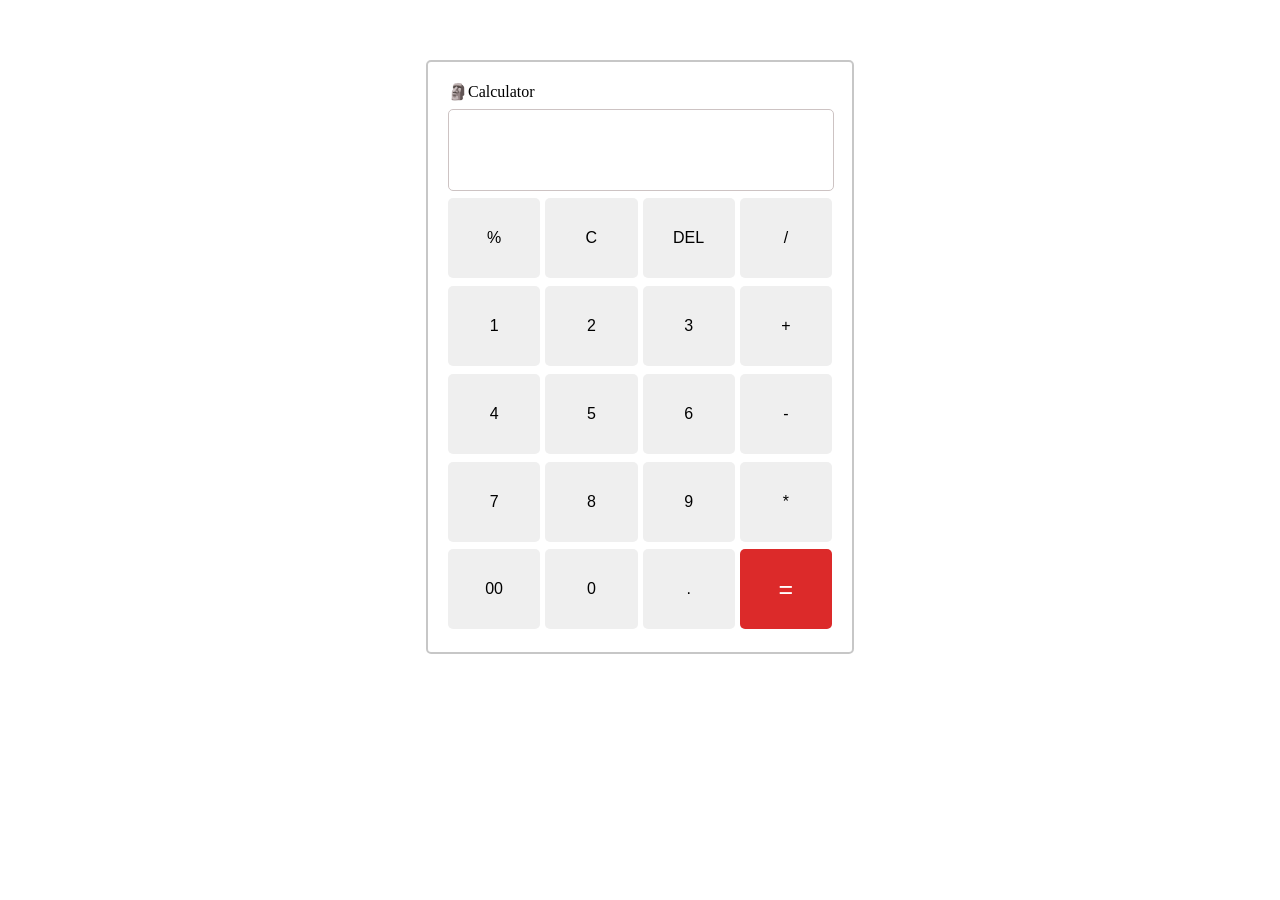
<file: calculator/index.html>
<!DOCTYPE html>
<html lang="en">

<head>
    <meta charset="UTF-8">
    <meta name="viewport" content="width=device-width, initial-scale=1.0">
    <title>calculator</title>
   <link rel="icon" href="data:image/svg+xml,<svg xmlns=%22http://www.w3.org/2000/svg%22 viewBox=%220 0 100 100%22><text y=%22.9em%22 font-size=%2290%22>🧮</text></svg>">
    <link rel="Stylesheet" href="style.css">

</head>

<body>
    <form class="calculator">
    <span> &#128511;Calculator</span> 
        <input type="text" class="input">
        <div class="form_button">
            <button type="button" onclick="addvalue('%')">%</button>
            <button type="button" onclick="clearelement()">C</button>
            <button type="button" onclick="deleteelement()">DEL</button>
            <button type="button" onclick="addvalue('/')">/</button>
        </div>
        <div class="form_button">
            <button type="button" onclick="addvalue('1')">1</button>
            <button type="button" onclick="addvalue('2')">2</button>
            <button type="button" onclick="addvalue('3')">3</button>
            <button type="button" onclick="addvalue('+')">+</button>
        </div>
        <div class="form_button">
            <button type="button" onclick="addvalue('4')">4</button>
            <button type="button" onclick="addvalue('5')">5</button>
            <button type="button" onclick="addvalue('6')">6</button>
            <button type="button" onclick="addvalue('-')">-</button>
        </div>
        <div class="form_button">
            <button type="button" onclick="addvalue('7')">7</button>
            <button type="button" onclick="addvalue('8')">8</button>
            <button type="button" onclick="addvalue('9')">9</button>
            <button type="button" onclick="addvalue('*')">*</button>
        </div>
        <div class="form_button">
            <button type="button" onclick="addvalue('00')">00</button>
            <button type="button" onclick="addvalue('0')">0</button>
            <button type="button" onclick="addvalue('.')">.</button>
            <button type="button" onclick="evaluateExpression() " class="evaluate">=</button>
        </div>
    </form>
    <script src="script.js">
    </script>
</body>
</html>
</file>
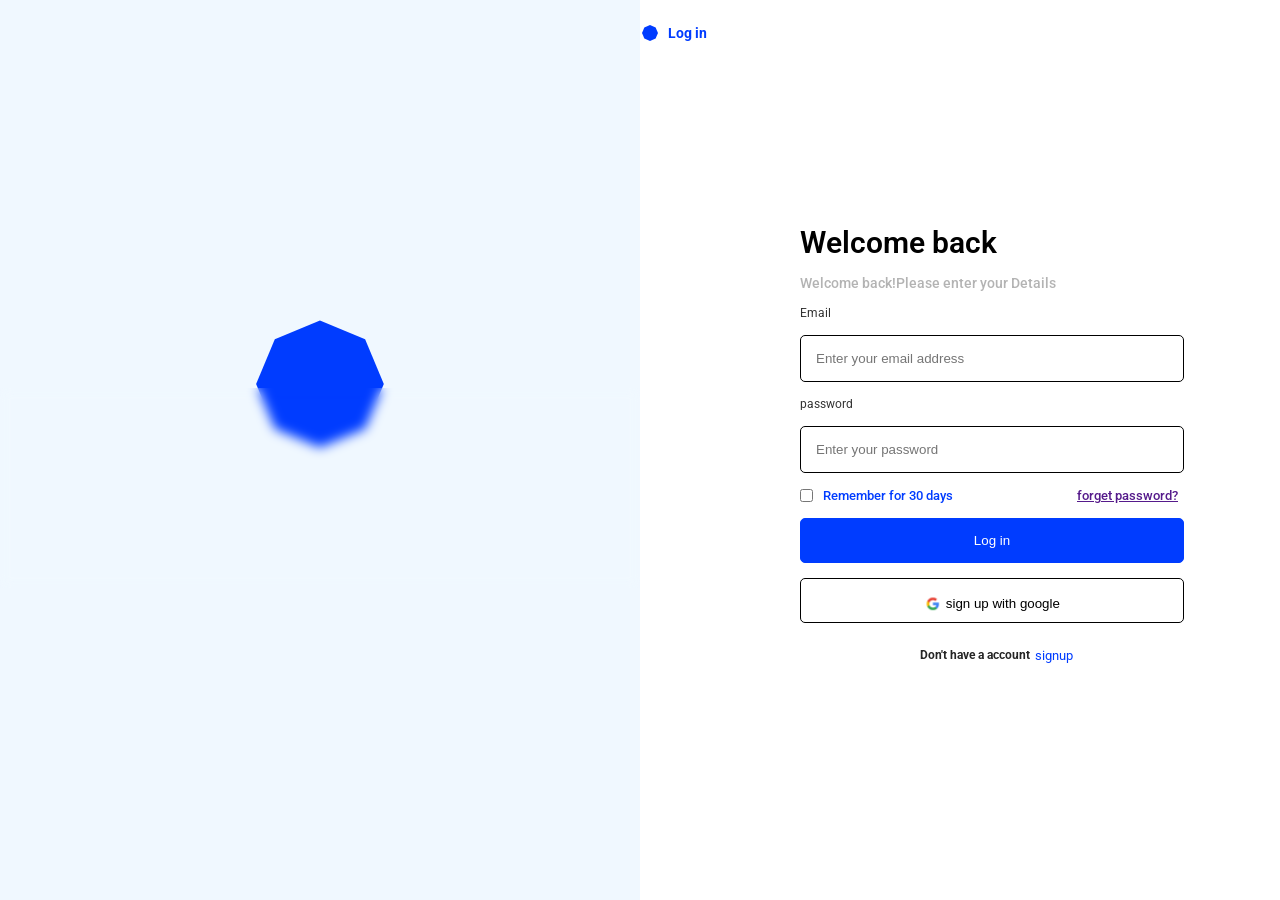
<file: login-page/index.html>
<!DOCTYPE html>
<html lang="en">

<head>
    <meta charset="UTF-8">
    <meta name="viewport" content="width=device-width, initial-scale=1.0">
    <title>login page</title>
    <link rel="stylesheet" href="style.css">
    <link rel="preconnect" href="https://fonts.googleapis.com">
    <link rel="preconnect" href="https://fonts.gstatic.com" crossorigin>
    <link href="https://fonts.googleapis.com/css2?family=Roboto:ital,wght@0,100..900;1,100..900&display=swap"
        rel="stylesheet">
</head>

<body>
    <div class="right-div">
        <div class="right-div-img">
            <img src="assets/Group 1.png" class="image-left1">
            <img src="assets/icons/Polygon 1.svg" class="image-left">

        </div>
        <div class="blur"></div>
    </div>
    <div class="left-div">
        <div class="top">
            <img src="assets/icons/Polygon 1.svg" class="top_img">
            <span class="top_text">Log in</span>
        </div>
        <form class="form-content">
            <h1 class="title-text">Welcome back</h1>
            <h3 class="sub-text">Welcome back!Please enter your Details</h3>
            <label class="text-box-1-placeholder">Email</label>
            <input type="text" class="text-box-1" placeholder="Enter your email address">
            <label class="text-box-2-placeholder">password</label>
            <input type="text" class="text-box-2" placeholder="Enter your password">
            <div class="checkbox_div">
                <input type="checkbox" class="checkbox">
                <span class="checkbox-text">Remember for 30 days</span>
                <a href="" class="checkbox_forget">forget password?</a>
            </div>
            <div class="button_div ">
                <button class="button1 ">Log in</button>
                <button class="button2">
                    <img src="assets/icons/gooogle 1.svg" class="button_icon">
                    sign up with google
                </button>
            </div>
            <div class="last_text">
                <h4 class="last_text1">Don't have a account</h4>
                <span class="last_text2"><a href="">signup</a></span>
            </div>
        </form>
    </div>
</body>

</html>
</file>
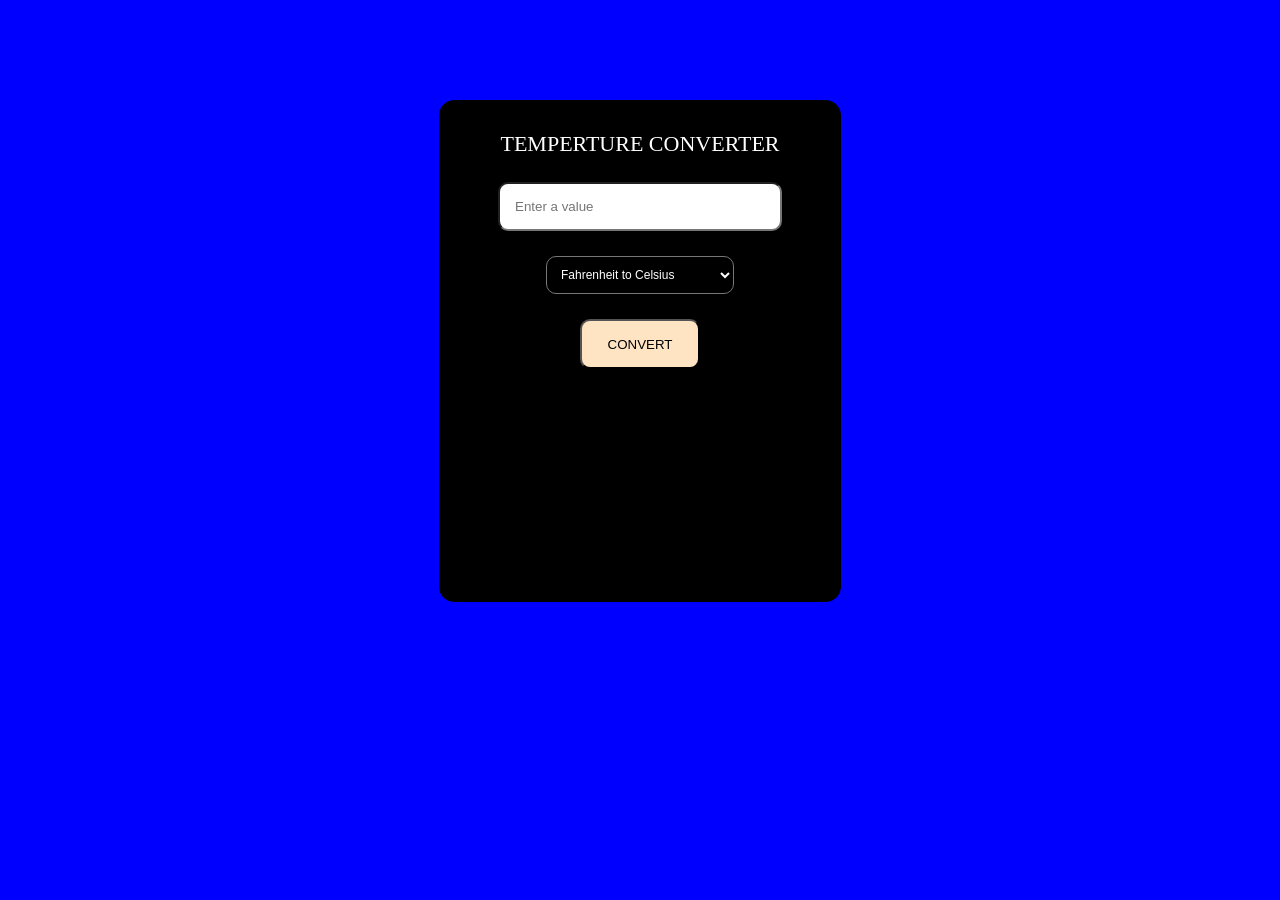
<file: temperature-converter/index.html>
<!DOCTYPE html>
<html lang="en">

<head>
    <meta charset="UTF-8">
    <meta name="viewport" content="width=device-width, initial-scale=1.0">
    <title>TEMPERTURE CONVERTER</title>
    <link rel="Stylesheet" href="style.css">
    <script src="script.js"></script>
</head>

<body>
    <div class="wrapper">
        <span class="text_1">
            TEMPERTURE CONVERTER
        </span>
        <input type="text" placeholder="Enter a value" class="text_box" id="txt_field">
        <select id="conversion">
            <option value="ftoc">Fahrenheit to Celsius</option>
            <option value="ctof">Celsius to Fahrenheit value</option>
        </select>
        <button class="button" onclick="convert()">CONVERT</button>
        <div class="result" id="result">
        </div>
    </div>
</body>

</html>
</file>
<file: calculator/style.css>
* {
  margin: 0;
  padding: 0;
}

body{
  background-color: white;
}

@media (min-width:0px) and (max-width:320px) {
  .calculator{
  border: 2px solid rgba(0, 0, 0, 0.218);
  width: 80%;
  height: 500px;
  margin: auto;
  margin-top: 95px;
  border-radius: 5px;
  padding: 20px; 
  display: grid; 
  gap: 5px;
}

.form_button{
  display: flex;
  flex-direction: row;
  justify-content: space-between;
  gap: 5px;
}

button{
  width: 25%;
  height: 80px;
  border: none;
  font-size: 16px;
  border-radius: 5px;
  cursor: pointer;
}

button:hover{
  background-color: #2723232c;
}

.input{
  width: 100%;
  height: 80px;
  text-align: end;
  font-size: 40px;
  border: 1px solid rgb(205, 195, 195);
  border-radius: 5px;
}

.evaluate{
  background-color: rgb(220, 42, 42);
  color: white;
  font-size: 25px;
  border-radius: 5px;
}

.evaluate:hover{
  background-color: rgba(200, 56, 56, 0.527);
  color: white;
  font-size: 25px;
}
}

@media (min-width:320px) and (max-width:600px) {
  .calculator{
  border: 2px solid rgba(0, 0, 0, 0.218);
  width: 80%;
  height: 550px;
  margin: auto;
  margin-top: 60px;
  border-radius: 5px;
  padding: 20px; 
  display: grid; 
  gap: 5px;
}

.form_button{
  display: flex;
  flex-direction: row;
  justify-content: space-between;
  gap: 5px;
}

button{
  width: 25%;
  height: 80px;
  border: none;
  font-size: 16px;
  border-radius: 5px;
  cursor: pointer;
}

button:hover{
  background-color: #2723232c;
}

.input{
  width: 100%;
  height: 80px;
  text-align: end;
  font-size: 40px;
  border: 1px solid rgb(205, 195, 195);
  border-radius: 5px;
}

.evaluate{
  background-color: rgb(220, 42, 42);
  color: white;
  font-size: 25px;
  border-radius: 5px;
}

.evaluate:hover{
  background-color: rgba(200, 56, 56, 0.527);
  color: white;
  font-size: 25px;
}
}

@media (min-width:600px) and (max-width:900px) {
  .calculator{
  border: 2px solid rgba(0, 0, 0, 0.218);
  width: 80%;
  height: 550px;
  margin: auto;
  margin-top: 60px;
  border-radius: 5px;
  padding: 20px; 
  display: grid; 
  gap: 5px;
}

.form_button{
  display: flex;
  flex-direction: row;
  justify-content: space-between;
  gap: 5px;
}

button{
  width: 25%;
  height: 80px;
  border: none;
  font-size: 16px;
  border-radius: 5px;
  cursor: pointer;
}

button:hover{
  background-color: #2723232c;
}

.input{
  width: 100%;
  height: 80px;
  text-align: end;
  font-size: 40px;
  border: 1px solid rgb(205, 195, 195);
  border-radius: 5px;
}

.evaluate{
  background-color: rgb(220, 42, 42);
  color: white;
  font-size: 25px;
  border-radius: 5px;
}

.evaluate:hover{
  background-color: rgba(200, 56, 56, 0.527);
  color: white;
  font-size: 25px;
}
}

@media (min-width:900px) and (max-width:1600px) {
.calculator{
  border: 2px solid rgba(0, 0, 0, 0.218);
  width: 30%;
  height: 550px;
  margin: auto;
  margin-top: 60px;
  border-radius: 5px;
  padding: 20px; 
  display: grid; 
  gap: 5px;
}

.form_button{
  display: flex;
  flex-direction: row;
  justify-content: space-between;
  gap: 5px;
}

button{
  width: 25%;
  height: 80px;
  border: none;
  font-size: 16px;
  border-radius: 5px;
  cursor: pointer;
}

button:hover{
  background-color: #2723232c;
}

.input{
  width: 100%;
  height: 80px;
  text-align: end;
  font-size: 40px;
  border: 1px solid rgb(205, 195, 195);
  border-radius: 5px;
}

.evaluate{
  background-color: rgb(220, 42, 42);
  color: white;
  font-size: 25px;
  border-radius: 5px;
}

.evaluate:hover{
  background-color: rgba(200, 56, 56, 0.527);
  color: white;
  font-size: 25px;
} 
}
</file>
<file: login-page/style.css>
* {
  margin: 0;
  padding: 0;
}

body {
  font-family: "Roboto", sans-serif;
}

@media (min-width: 1200px) {
  /* right side */
  .right-div {
    width: 50%;
    height: 100vh;
    display: inline-block;
    background-color: aliceblue;
  }

  .right-div-img {
    display: flex;
    justify-content: center;
    margin-top: 50%;
  }

  .blur {
    background-color: transparent;
    backdrop-filter: blur(6px);
    width: 100%;
    height: 200px;
    position: relative;
    bottom: 60px;
  }

  .left-div {
    width: 50%;
    height: 100vh;
    background-color: white;
    float: right;
    position: relative;
  }

  .image-left1 {
    display: none;
  }

  .top {
    margin-top: 25px;
    margin-left: 2px;
    display: flex;
    flex-direction: row;
    gap: 10px;
  }

  .top_img {
    width: 16px;
    height: 16px;
  }

  .top_text {
    color: #003cff;
    font-weight: 700;
    font-size: 14px;
  }
  /* left side */
  .form-content {
    /* border: 2px solid blue; */
    max-height: 100vh;
    height: 450px;
    width: 65%;
    display: flex;
    flex-direction: column;
    justify-content: start;
    gap: 15px;
    align-items: start;
    position: absolute;
    top: 25%;
    left: 25%;
  }

  .title-text {
    font-weight: 600;
    font-size: 30px;
  }

  .sub-text {
    color: rgba(41, 41, 41, 0.352);
    font-weight: 500;
    font-size: 14px;
  }

  .text-box-1 {
    width: 367px;
    height: 45px;
    border-radius: 5px;
    border: 1px solid black;
    padding-left: 15px;
  }

  .text-box-2 {
    width: 367px;
    height: 45px;
    border-radius: 5px;
    border: 1px solid black;
    padding-left: 15px;
  }

  .text-box-1-placeholder {
    color: black;
    opacity: 80%;
    font-size: 12px;
    font-weight: 400;
  }

  .text-box-2-placeholder {
    color: black;
    opacity: 80%;
    font-size: 12px;
    font-weight: 400;
  }

  .checkbox_div {
    display: flex;
    flex-direction: row;
    gap: 10px;
  }

  .checkbox-text {
    color: #003cff;
    font-weight: 500;
    font-size: 13px;
  }

  .checkbox_forget {
    font-size: 13px;
    font-weight: 500;
    margin-left: 114px;
  }

  .button_div {
    /* margin-top: 5px; */
    display: flex;
    flex-direction: column;
    justify-content: center;
    align-items: center;
    gap: 15px;
  }

  .button1 {
    width: 384px;
    height: 45px;
    border-radius: 5px;
    border: 1px solid #003cff;
    background-color: #003cff;
    color: white;
    font-weight: 500;
  }

  .button2 {
    width: 384px;
    height: 45px;
    border-radius: 5px;
    border: 1px solid black;
    background-color: transparent;
    color: black;
    font-weight: 500;
  }

  .button_icon {
    width: 18px;
    height: 18px;
    position: relative;
    top: 5px;
  }

  .last_text {
    display: flex;
    align-self: start;
    justify-content: center;
    gap: 5px;
    flex-direction: row;
    margin-top: 10px;
    margin-left: 120px;
  }

  .last_text1 {
    color: black;
    opacity: 85%;
    font-size: 12px;
  }

  .last_text2 {
    color: #003cff;
    text-decoration: none;
    font-size: 13px;
    font-size: 600;
  }

  .last_text2 a {
    color: #003cff;
    text-decoration: none;
    font-size: 13px;
    font-size: 600;
  }
}

@media (min-width: 1110px) and (max-width: 1200px) {
  /* right side */
  .right-div {
    width: 50%;
    height: 100vh;
    display: inline-block;
    background-color: aliceblue;
  }

  .right-div-img {
    display: flex;
    justify-content: center;
    margin-top: 60%;
  }

  .blur {
    background-color: transparent;
    backdrop-filter: blur(6px);
    width: 100%;
    height: 250px;
    position: relative;
    bottom: 60px;
  }

  .left-div {
    width: 50%;
    height: 100vh;
    background-color: white;
    float: right;
    position: relative;
  }

  .image-left1 {
    display: none;
  }

  .top {
    margin-top: 25px;
    margin-left: 25px;
    display: flex;
    flex-direction: row;
    gap: 10px;
  }

  .top_img {
    width: 16px;
    height: 16px;
  }

  .top_text {
    color: #003cff;
    font-weight: 700;
    font-size: 14px;
  }
  /* right side */
  .form-content {
    /* border: 2px solid blue; */
    max-height: 100vh;
    height: 450px;
    width: 65%;
    display: flex;
    flex-direction: column;
    justify-content: start;
    gap: 15px;
    align-items: start;
    position: absolute;
    top: 25%;
    left: 20%;
  }

  .title-text {
    font-weight: 600;
    font-size: 25px;
  }

  .sub-text {
    color: rgba(41, 41, 41, 0.352);
    font-weight: 500;
    font-size: 12px;
  }

  .text-box-1 {
    width: 357px;
    height: 45px;
    border-radius: 5px;
    border: 1px solid black;
    padding-left: 15px;
  }

  .text-box-2 {
    width: 357px;
    height: 45px;
    border-radius: 5px;
    border: 1px solid black;
    padding-left: 15px;
  }

  .text-box-1-placeholder {
    color: black;
    opacity: 80%;
    font-size: 12px;
    font-weight: 400;
  }

  .text-box-2-placeholder {
    color: black;
    opacity: 80%;
    font-size: 12px;
    font-weight: 400;
  }

  .checkbox_div {
    display: flex;
    flex-direction: row;
    gap: 10px;
  }

  .checkbox-text {
    color: #003cff;
    font-weight: 500;
    font-size: 13px;
  }

  .checkbox_forget {
    font-size: 13px;
    font-weight: 500;
    /* margin-left: 105px; */
    position: relative;
    left: 105px;
  }

  .button_div {
    /* margin-top: 5px; */
    display: flex;
    flex-direction: column;
    justify-content: center;
    align-items: center;
    gap: 15px;
  }

  .button1 {
    width: 374px;
    height: 45px;
    border-radius: 5px;
    border: 1px solid #003cff;
    background-color: #003cff;
    color: white;
    font-weight: 500;
  }

  .button2 {
    width: 374px;
    height: 45px;
    border-radius: 5px;
    border: 1px solid black;
    background-color: transparent;
    color: black;
    font-weight: 500;
  }

  .button_icon {
    width: 18px;
    height: 18px;
    position: relative;
    top: 5px;
  }

  .last_text {
    display: flex;
    align-self: start;
    justify-content: center;
    gap: 5px;
    flex-direction: row;
    margin-top: 10px;
    margin-left: 120px;
  }

  .last_text1 {
    color: black;
    opacity: 85%;
    font-size: 12px;
  }

  .last_text2 {
    color: #003cff;
    text-decoration: none;
    font-size: 13px;
    font-size: 600;
  }

  .last_text2 a {
    color: #003cff;
    text-decoration: none;
    font-size: 13px;
    font-size: 600;
  }
}

@media (min-width: 980px) and (max-width: 1110px) {
  /* right side */
  .right-div {
    width: 50%;
    height: 100vh;
    display: inline-block;
    background-color: aliceblue;
  }

  .right-div-img {
    display: flex;
    justify-content: center;
    margin-top: 60%;
  }

  .blur {
    background-color: transparent;
    backdrop-filter: blur(6px);
    width: 100%;
    height: 250px;
    position: relative;
    bottom: 60px;
  }

  .left-div {
    width: 50%;
    height: 100vh;
    background-color: white;
    float: right;
    position: relative;
  }

  .image-left1 {
    display: none;
  }

  .top {
    margin-top: 25px;
    margin-left: 25px;
    display: flex;
    flex-direction: row;
    gap: 10px;
  }

  .top_img {
    width: 16px;
    height: 16px;
  }

  .top_text {
    color: #003cff;
    font-weight: 700;
    font-size: 14px;
  }
  /* right side */
  .form-content {
    /* border: 2px solid blue; */
    max-height: 100vh;
    height: 450px;
    width: 65%;
    display: flex;
    flex-direction: column;
    justify-content: start;
    gap: 15px;
    align-items: start;
    position: absolute;
    top: 25%;
    left: 15%;
  }

  .title-text {
    font-weight: 600;
    font-size: 25px;
  }

  .sub-text {
    color: rgba(41, 41, 41, 0.352);
    font-weight: 500;
    font-size: 12px;
  }

  .text-box-1 {
    width: 342px;
    height: 45px;
    border-radius: 5px;
    border: 1px solid black;
    padding-left: 10px;
  }

  .text-box-1::placeholder {
    font-size: 12px;
  }

  .text-box-2 {
    width: 342px;
    height: 45px;
    border-radius: 5px;
    border: 1px solid black;
    padding-left: 10px;
  }

  .text-box-2::placeholder {
    font-size: 12px;
  }

  .text-box-1-placeholder {
    color: black;
    opacity: 80%;
    font-size: 12px;
    font-weight: 400;
  }

  .text-box-2-placeholder {
    color: black;
    opacity: 80%;
    font-size: 12px;
    font-weight: 400;
  }

  .checkbox_div {
    display: flex;
    flex-direction: row;
    gap: 5px;
  }

  .checkbox-text {
    color: #003cff;
    font-weight: 500;
    font-size: 12px;
  }

  .checkbox_forget {
    font-size: 12px;
    font-weight: 500;
    /* margin-left: 115px; */
    position: relative;
    left: 115px;
  }

  .button_div {
    /* margin-top: 5px; */
    display: flex;
    flex-direction: column;
    justify-content: center;
    align-items: center;
    gap: 15px;
  }

  .button1 {
    width: 354px;
    height: 45px;
    border-radius: 5px;
    border: 1px solid #003cff;
    background-color: #003cff;
    color: white;
    font-weight: 500;
  }

  .button2 {
    width: 354px;
    height: 45px;
    border-radius: 5px;
    border: 1px solid black;
    background-color: transparent;
    color: black;
    font-weight: 500;
  }

  .button_icon {
    width: 18px;
    height: 18px;
    position: relative;
    top: 5px;
  }

  .last_text {
    display: flex;
    align-self: start;
    justify-content: center;
    gap: 5px;
    flex-direction: row;
    margin-top: 10px;
    /* margin-left: 120px; */
    position: relative;
    left: 110px;
  }

  .last_text1 {
    color: black;
    opacity: 85%;
    font-size: 12px;
  }

  .last_text2 {
    color: #003cff;
    text-decoration: none;
    font-size: 13px;
    font-size: 600;
  }

  .last_text2 a {
    color: #003cff;
    text-decoration: none;
    font-size: 13px;
    font-size: 600;
  }
}

@media (min-width: 880px) and (max-width: 980px) {
  /* right side */
  .right-div {
    width: 50%;
    height: 100vh;
    display: inline-block;
    background-color: aliceblue;
  }

  .right-div-img {
    display: flex;
    justify-content: center;
    margin-top: 50%;
  }

  .image-left {
    width: 100px;
    height: 100px;
  }

  .image-left1 {
    display: none;
  }

  .blur {
    background-color: transparent;
    backdrop-filter: blur(6px);
    width: 100%;
    height: 250px;
    position: relative;
    bottom: 45px;
  }

  .left-div {
    width: 50%;
    height: 100vh;
    background-color: white;
    float: right;
    position: relative;
  }

  .top {
    margin-top: 25px;
    margin-left: 25px;
    display: flex;
    flex-direction: row;
    gap: 10px;
  }

  .top_img {
    width: 16px;
    height: 16px;
  }

  .top_text {
    color: #003cff;
    font-weight: 700;
    font-size: 14px;
  }
  /* right side */
  .form-content {
    /* border: 2px solid blue; */
    max-height: 100vh;
    height: 400px;
    width: 65%;
    display: flex;
    flex-direction: column;
    justify-content: start;
    gap: 15px;
    align-items: start;
    position: absolute;
    top: 25%;
    left: 15%;
  }

  .title-text {
    font-weight: 600;
    font-size: 20px;
  }

  .sub-text {
    color: rgba(41, 41, 41, 0.352);
    font-weight: 500;
    font-size: 10px;
  }

  .text-box-1 {
    width: 322px;
    height: 40px;
    border-radius: 5px;
    border: 1px solid black;
    /* padding: 10px; */
    /* padding-left: 10px; */
  }

  .text-box-1::placeholder {
    font-size: 12px;
    padding-left: 20px;
  }

  .text-box-2 {
    width: 322px;
    height: 40px;
    border-radius: 5px;
    border: 1px solid black;
    /* padding: 10px; */
    /* padding-left: 10px; */
  }

  .text-box-2::placeholder {
    font-size: 12px;
    padding-left: 20px;
  }

  .text-box-1-placeholder {
    color: black;
    opacity: 80%;
    font-size: 12px;
    font-weight: 400;
  }

  .text-box-2-placeholder {
    color: black;
    opacity: 80%;
    font-size: 12px;
    font-weight: 400;
  }

  .checkbox_div {
    display: flex;
    flex-direction: row;
    gap: 5px;
  }

  .checkbox-text {
    color: #003cff;
    font-weight: 500;
    font-size: 12px;
  }

  .checkbox_forget {
    font-size: 12px;
    font-weight: 500;
    /* margin-left: 115px; */
    position: relative;
    left: 85px;
  }

  .button_div {
    /* margin-top: 5px; */
    display: flex;
    flex-direction: column;
    justify-content: center;
    align-items: center;
    gap: 15px;
  }

  .button1 {
    width: 323px;
    height: 40px;
    border-radius: 5px;
    border: 1px solid #003cff;
    background-color: #003cff;
    color: white;
    font-weight: 500;
  }

  .button2 {
    width: 323px;
    height: 40px;
    border-radius: 5px;
    border: 1px solid black;
    background-color: transparent;
    color: black;
    font-weight: 500;
  }

  .button_icon {
    width: 18px;
    height: 18px;
    position: relative;
    top: 5px;
  }

  .last_text {
    display: flex;
    align-self: start;
    justify-content: center;
    gap: 5px;
    flex-direction: row;
    margin-top: 10px;
    /* margin-left: 120px; */
    position: relative;
    left: 90px;
  }

  .last_text1 {
    color: black;
    opacity: 85%;
    font-size: 12px;
  }

  .last_text2 {
    color: #003cff;
    text-decoration: none;
    font-size: 13px;
    font-size: 600;
  }

  .last_text2 a {
    color: #003cff;
    text-decoration: none;
    font-size: 13px;
    font-size: 600;
  }
}

@media (min-width: 630px) and (max-width: 880px) {
  .right-div {
    width: 100%;
    height: 250px;
    background-color: white;
    display: flex;
    flex-direction: column;
    align-items: center;
    justify-content: center;
    margin-left: 10px;
  }

  /* .blur{
  background-color: transparent;
  backdrop-filter: blur(6px);
  width: 128px;
  height: 90px;
  margin-bottom: 50px;
  z-index: 100;
} */

  .top {
    width: 70px;
    height: 20px;
    display: flex;
    flex-direction: row;
    gap: 10px;
    margin-top: 480px;
    position: relative;
    left: 470px;
  }

  .top_img {
    width: 16px;
    height: 16px;
  }

  .top_text {
    color: #003cff;
    font-weight: 700;
    font-size: 14px;
  }

  .left-div {
    display: flex;
    justify-content: center;
    align-content: center;
  }

  .image-left1 {
    margin-right: 35px;
    margin-top: 40px;
    position: relative;
    top: 15px;
    width: 128px;
    height: 128px;
  }

  .image-left {
    display: none;
  }

  /* right side */
  .form-content {
    /* border: 2px solid blue; */
    max-height: 100vh;
    /* height: 400px; */
    width: 325px;
    display: flex;
    flex-direction: column;
    justify-content: center;
    gap: 20px;
    align-items: center;
    /* position: absolute;
  top: 250px;
  left: 260px;
   */
    margin-right: 80px;
    margin-bottom: 45px;
  }

  .title-text {
    font-weight: 600;
    font-size: 27px;
    /* position: relative;
  left: 70px; */
  }

  .sub-text {
    color: rgba(41, 41, 41, 0.352);
    font-weight: 500;
    font-size: 13px;
    /* position: relative;
  left: 50px; */
  }

  .text-box-1 {
    width: 322px;
    height: 40px;
    border-radius: 5px;
    border: 1px solid black;
    /* padding: 10px; */
    /* padding-left: 10px; */
    position: relative;
    bottom: 10px;
  }

  .text-box-1::placeholder {
    font-size: 12px;
    padding-left: 20px;
  }

  .text-box-2 {
    width: 322px;
    height: 40px;
    border-radius: 5px;
    border: 1px solid black;
    /* padding: 10px; */
    /* padding-left: 10px; */
    position: relative;
    bottom: 25px;
  }

  .text-box-2::placeholder {
    font-size: 12px;
    padding-left: 20px;
  }

  .text-box-1-placeholder {
    color: black;
    opacity: 80%;
    font-size: 12px;
    font-weight: 400;
    margin-right: 290px;
  }

  .text-box-2-placeholder {
    color: black;
    opacity: 80%;
    font-size: 12px;
    font-weight: 400;
    position: relative;
    bottom: 15px;
    margin-right: 270px;
  }

  .checkbox_div {
    display: flex;
    flex-direction: row;
    gap: 5px;
    position: relative;
    bottom: 25px;
    margin-right: 80px;
  }

  .checkbox-text {
    color: #003cff;
    font-weight: 500;
    font-size: 12px;
  }

  .checkbox_forget {
    font-size: 12px;
    font-weight: 500;
    /* margin-left: 115px; */
    position: relative;
    left: 85px;
  }

  .button_div {
    /* margin-top: 5px; */
    display: flex;
    flex-direction: column;
    justify-content: center;
    align-items: center;
    gap: 15px;
    position: relative;
    bottom: 25px;
  }

  .button1 {
    width: 323px;
    height: 40px;
    border-radius: 5px;
    border: 1px solid #003cff;
    background-color: #003cff;
    color: white;
    font-weight: 500;
  }

  .button2 {
    width: 323px;
    height: 40px;
    border-radius: 5px;
    border: 1px solid black;
    background-color: transparent;
    color: black;
    font-weight: 500;
  }

  .button_icon {
    width: 18px;
    height: 18px;
    position: relative;
    top: 5px;
  }

  .last_text {
    display: flex;
    align-self: start;
    justify-content: center;
    gap: 5px;
    flex-direction: row;
    margin-left: 75px;
    position: relative;
    bottom: 25px;
  }

  .last_text1 {
    color: black;
    opacity: 85%;
    font-size: 12px;
  }

  .last_text2 {
    color: #003cff;
    text-decoration: none;
    font-size: 13px;
    font-size: 600;
  }

  .last_text2 a {
    color: #003cff;
    text-decoration: none;
    font-size: 13px;
    font-size: 600;
  }
}

@media (min-width: 590px) and (max-width: 630px) {
  .right-div {
    width: 100%;
    height: 250px;
    background-color: white;
    display: flex;
    flex-direction: column;
    align-items: center;
    justify-content: center;
    margin-left: 10px;
  }

  /* .blur{
    background-color: transparent;
    backdrop-filter: blur(6px);
    width: 128px;
    height: 90px;
    margin-bottom: 50px;
    z-index: 100;
  } */

  .top {
    width: 70px;
    height: 20px;
    display: flex;
    flex-direction: row;
    gap: 10px;
    margin-top: 480px;
    position: relative;
    left: 450px;
  }

  .top_img {
    width: 16px;
    height: 16px;
  }

  .top_text {
    color: #003cff;
    font-weight: 700;
    font-size: 14px;
  }

  .left-div {
    display: flex;
    justify-content: center;
    align-content: center;
  }

  .image-left1 {
    margin-right: 35px;
    margin-top: 40px;
    position: relative;
    top: 15px;
    width: 128px;
    height: 128px;
  }

  .image-left {
    display: none;
  }

  /* right side */
  .form-content {
    /* border: 2px solid blue; */
    max-height: 100vh;
    /* height: 400px; */
    width: 325px;
    display: flex;
    flex-direction: column;
    justify-content: center;
    gap: 20px;
    align-items: center;
    /* position: absolute;
    top: 250px;
    left: 260px;
     */
    margin-right: 80px;
    margin-bottom: 45px;
  }

  .title-text {
    font-weight: 600;
    font-size: 27px;
    /* position: relative;
    left: 70px; */
  }

  .sub-text {
    color: rgba(41, 41, 41, 0.352);
    font-weight: 500;
    font-size: 13px;
    /* position: relative;
    left: 50px; */
  }

  .text-box-1 {
    width: 322px;
    height: 40px;
    border-radius: 5px;
    border: 1px solid black;
    /* padding: 10px; */
    /* padding-left: 10px; */
    position: relative;
    bottom: 10px;
  }

  .text-box-1::placeholder {
    font-size: 12px;
    padding-left: 20px;
  }

  .text-box-2 {
    width: 322px;
    height: 40px;
    border-radius: 5px;
    border: 1px solid black;
    /* padding: 10px; */
    /* padding-left: 10px; */
    position: relative;
    bottom: 25px;
  }

  .text-box-2::placeholder {
    font-size: 12px;
    padding-left: 20px;
  }

  .text-box-1-placeholder {
    color: black;
    opacity: 80%;
    font-size: 12px;
    font-weight: 400;
    margin-right: 290px;
  }

  .text-box-2-placeholder {
    color: black;
    opacity: 80%;
    font-size: 12px;
    font-weight: 400;
    position: relative;
    bottom: 15px;
    margin-right: 270px;
  }

  .checkbox_div {
    display: flex;
    flex-direction: row;
    gap: 5px;
    position: relative;
    bottom: 25px;
    margin-right: 80px;
  }

  .checkbox-text {
    color: #003cff;
    font-weight: 500;
    font-size: 12px;
  }

  .checkbox_forget {
    font-size: 12px;
    font-weight: 500;
    /* margin-left: 115px; */
    position: relative;
    left: 85px;
  }

  .button_div {
    /* margin-top: 5px; */
    display: flex;
    flex-direction: column;
    justify-content: center;
    align-items: center;
    gap: 15px;
    position: relative;
    bottom: 25px;
  }

  .button1 {
    width: 323px;
    height: 40px;
    border-radius: 5px;
    border: 1px solid #003cff;
    background-color: #003cff;
    color: white;
    font-weight: 500;
  }

  .button2 {
    width: 323px;
    height: 40px;
    border-radius: 5px;
    border: 1px solid black;
    background-color: transparent;
    color: black;
    font-weight: 500;
  }

  .button_icon {
    width: 18px;
    height: 18px;
    position: relative;
    top: 5px;
  }

  .last_text {
    display: flex;
    align-self: start;
    justify-content: center;
    gap: 5px;
    flex-direction: row;
    margin-left: 75px;
    position: relative;
    bottom: 25px;
  }

  .last_text1 {
    color: black;
    opacity: 85%;
    font-size: 12px;
  }

  .last_text2 {
    color: #003cff;
    text-decoration: none;
    font-size: 13px;
    font-size: 600;
  }

  .last_text2 a {
    color: #003cff;
    text-decoration: none;
    font-size: 13px;
    font-size: 600;
  }
}

@media (min-width: 550px) and (max-width: 590px) {
  .right-div {
    width: 100%;
    height: 250px;
    background-color: white;
    display: flex;
    flex-direction: column;
    align-items: center;
    justify-content: center;
    margin-left: 10px;
  }

  /* .blur{
      background-color: transparent;
      backdrop-filter: blur(6px);
      width: 128px;
      height: 90px;
      margin-bottom: 50px;
      z-index: 100;
    } */

  .top {
    width: 70px;
    height: 20px;
    display: flex;
    flex-direction: row;
    gap: 10px;
    margin-top: 480px;
    position: relative;
    left: 430px;
  }

  .top_img {
    width: 16px;
    height: 16px;
  }

  .top_text {
    color: #003cff;
    font-weight: 700;
    font-size: 14px;
  }

  .left-div {
    display: flex;
    justify-content: center;
    align-content: center;
  }

  .image-left1 {
    margin-right: 35px;
    margin-top: 40px;
    position: relative;
    top: 15px;
    width: 128px;
    height: 128px;
  }

  .image-left {
    display: none;
  }

  /* right side */
  .form-content {
    /* border: 2px solid blue; */
    max-height: 100vh;
    /* height: 400px; */
    width: 325px;
    display: flex;
    flex-direction: column;
    justify-content: center;
    gap: 20px;
    align-items: center;
    /* position: absolute;
      top: 250px;
      left: 260px;
       */
    margin-right: 80px;
    margin-bottom: 45px;
  }

  .title-text {
    font-weight: 600;
    font-size: 27px;
    /* position: relative;
      left: 70px; */
  }

  .sub-text {
    color: rgba(41, 41, 41, 0.352);
    font-weight: 500;
    font-size: 13px;
    /* position: relative;
      left: 50px; */
  }

  .text-box-1 {
    width: 322px;
    height: 40px;
    border-radius: 5px;
    border: 1px solid black;
    /* padding: 10px; */
    /* padding-left: 10px; */
    position: relative;
    bottom: 10px;
  }

  .text-box-1::placeholder {
    font-size: 12px;
    padding-left: 20px;
  }

  .text-box-2 {
    width: 322px;
    height: 40px;
    border-radius: 5px;
    border: 1px solid black;
    /* padding: 10px; */
    /* padding-left: 10px; */
    position: relative;
    bottom: 25px;
  }

  .text-box-2::placeholder {
    font-size: 12px;
    padding-left: 20px;
  }

  .text-box-1-placeholder {
    color: black;
    opacity: 80%;
    font-size: 12px;
    font-weight: 400;
    margin-right: 290px;
  }

  .text-box-2-placeholder {
    color: black;
    opacity: 80%;
    font-size: 12px;
    font-weight: 400;
    position: relative;
    bottom: 15px;
    margin-right: 270px;
  }

  .checkbox_div {
    display: flex;
    flex-direction: row;
    gap: 5px;
    position: relative;
    bottom: 25px;
    margin-right: 80px;
  }

  .checkbox-text {
    color: #003cff;
    font-weight: 500;
    font-size: 12px;
  }

  .checkbox_forget {
    font-size: 12px;
    font-weight: 500;
    /* margin-left: 115px; */
    position: relative;
    left: 85px;
  }

  .button_div {
    /* margin-top: 5px; */
    display: flex;
    flex-direction: column;
    justify-content: center;
    align-items: center;
    gap: 15px;
    position: relative;
    bottom: 25px;
  }

  .button1 {
    width: 323px;
    height: 40px;
    border-radius: 5px;
    border: 1px solid #003cff;
    background-color: #003cff;
    color: white;
    font-weight: 500;
  }

  .button2 {
    width: 323px;
    height: 40px;
    border-radius: 5px;
    border: 1px solid black;
    background-color: transparent;
    color: black;
    font-weight: 500;
  }

  .button_icon {
    width: 18px;
    height: 18px;
    position: relative;
    top: 5px;
  }

  .last_text {
    display: flex;
    align-self: start;
    justify-content: center;
    gap: 5px;
    flex-direction: row;
    margin-left: 75px;
    position: relative;
    bottom: 25px;
  }

  .last_text1 {
    color: black;
    opacity: 85%;
    font-size: 12px;
  }

  .last_text2 {
    color: #003cff;
    text-decoration: none;
    font-size: 13px;
    font-size: 600;
  }

  .last_text2 a {
    color: #003cff;
    text-decoration: none;
    font-size: 13px;
    font-size: 600;
  }
}

@media (min-width: 500px) and (max-width: 550px) {
  .right-div {
    width: 100%;
    height: 250px;
    background-color: white;
    display: flex;
    flex-direction: column;
    align-items: center;
    justify-content: center;
    margin-left: 10px;
  }

  /* .blur{
    background-color: transparent;
    backdrop-filter: blur(6px);
    width: 128px;
    height: 90px;
    margin-bottom: 50px;
    z-index: 100;
  } */

  .top {
    width: 70px;
    height: 20px;
    display: flex;
    flex-direction: row;
    gap: 6px;
    margin-top: 480px;
    position: relative;
    left: 410px;
  }

  .top_img {
    width: 14px;
    height: 14px;
  }

  .top_text {
    color: #003cff;
    font-weight: 700;
    font-size: 13px;
  }

  .left-div {
    display: flex;
    justify-content: center;
    align-content: center;
  }

  .image-left1 {
    margin-right: 35px;
    margin-top: 40px;
    position: relative;
    top: 15px;
    width: 128px;
    height: 128px;
  }

  .image-left {
    display: none;
  }

  /* right side */
  .form-content {
    /* border: 2px solid blue; */
    max-height: 100vh;
    /* height: 400px; */
    width: 325px;
    display: flex;
    flex-direction: column;
    justify-content: center;
    gap: 20px;
    align-items: center;
    /* position: absolute;
    top: 250px;
    left: 260px;
     */
    margin-right: 80px;
    margin-bottom: 45px;
  }

  .title-text {
    font-weight: 600;
    font-size: 27px;
    /* position: relative;
    left: 70px; */
  }

  .sub-text {
    color: rgba(41, 41, 41, 0.352);
    font-weight: 500;
    font-size: 13px;
    /* position: relative;
    left: 50px; */
  }

  .text-box-1 {
    width: 322px;
    height: 40px;
    border-radius: 5px;
    border: 1px solid black;
    /* padding: 10px; */
    /* padding-left: 10px; */
    position: relative;
    bottom: 10px;
  }

  .text-box-1::placeholder {
    font-size: 12px;
    padding-left: 20px;
  }

  .text-box-2 {
    width: 322px;
    height: 40px;
    border-radius: 5px;
    border: 1px solid black;
    /* padding: 10px; */
    /* padding-left: 10px; */
    position: relative;
    bottom: 25px;
  }

  .text-box-2::placeholder {
    font-size: 12px;
    padding-left: 20px;
  }

  .text-box-1-placeholder {
    color: black;
    opacity: 80%;
    font-size: 12px;
    font-weight: 400;
    margin-right: 290px;
  }

  .text-box-2-placeholder {
    color: black;
    opacity: 80%;
    font-size: 12px;
    font-weight: 400;
    position: relative;
    bottom: 15px;
    margin-right: 270px;
  }

  .checkbox_div {
    display: flex;
    flex-direction: row;
    gap: 5px;
    position: relative;
    bottom: 25px;
    margin-right: 80px;
  }

  .checkbox-text {
    color: #003cff;
    font-weight: 500;
    font-size: 12px;
  }

  .checkbox_forget {
    font-size: 12px;
    font-weight: 500;
    /* margin-left: 115px; */
    position: relative;
    left: 85px;
  }

  .button_div {
    /* margin-top: 5px; */
    display: flex;
    flex-direction: column;
    justify-content: center;
    align-items: center;
    gap: 15px;
    position: relative;
    bottom: 25px;
  }

  .button1 {
    width: 323px;
    height: 40px;
    border-radius: 5px;
    border: 1px solid #003cff;
    background-color: #003cff;
    color: white;
    font-weight: 500;
  }

  .button2 {
    width: 323px;
    height: 40px;
    border-radius: 5px;
    border: 1px solid black;
    background-color: transparent;
    color: black;
    font-weight: 500;
  }

  .button_icon {
    width: 18px;
    height: 18px;
    position: relative;
    top: 5px;
  }

  .last_text {
    display: flex;
    align-self: start;
    justify-content: center;
    gap: 5px;
    flex-direction: row;
    margin-left: 75px;
    position: relative;
    bottom: 25px;
  }

  .last_text1 {
    color: black;
    opacity: 85%;
    font-size: 12px;
  }

  .last_text2 {
    color: #003cff;
    text-decoration: none;
    font-size: 13px;
    font-size: 600;
  }

  .last_text2 a {
    color: #003cff;
    text-decoration: none;
    font-size: 13px;
    font-size: 600;
  }
}

@media (min-width: 450px) and (max-width: 500px) {
  .right-div {
    width: 100%;
    height: 250px;
    background-color: white;
    display: flex;
    flex-direction: column;
    align-items: center;
    justify-content: center;
    margin-left: 10px;
  }

  /* .blur{
    background-color: transparent;
    backdrop-filter: blur(6px);
    width: 128px;
    height: 90px;
    margin-bottom: 50px;
    z-index: 100;
  } */

  .top {
    width: 70px;
    height: 20px;
    display: flex;
    flex-direction: row;
    gap: 6px;
    position: relative;
    left: 170px;
    top: 450px;
  }

  .top_img {
    width: 14px;
    height: 14px;
  }

  .top_text {
    color: #003cff;
    font-weight: 700;
    font-size: 13px;
  }

  .left-div {
    display: flex;
    justify-content: center;
    align-content: center;
  }

  .image-left1 {
    /* margin-right: 35px; */
    /* margin-top: 40px; */
    position: relative;
    top: 25px;
    right: 10px;
    width: 128px;
    height: 128px;
  }

  .image-left {
    display: none;
  }

  /* right side */
  .form-content {
    /* border: 2px solid blue; */
    max-height: 100vh;
    /* height: 400px; */
    width: 325px;
    display: flex;
    flex-direction: column;
    justify-content: center;
    gap: 20px;
    align-items: center;
    margin-bottom: 45px;
    position: relative;
    right: 35px;
  }

  .title-text {
    font-weight: 600;
    font-size: 27px;
    /* position: relative;
    left: 70px; */
  }

  .sub-text {
    color: rgba(41, 41, 41, 0.352);
    font-weight: 500;
    font-size: 13px;
    /* position: relative;
    left: 50px; */
  }

  .text-box-1 {
    width: 322px;
    height: 40px;
    border-radius: 5px;
    border: 1px solid black;
    /* padding: 10px; */
    /* padding-left: 10px; */
    position: relative;
    bottom: 10px;
  }

  .text-box-1::placeholder {
    font-size: 12px;
    padding-left: 20px;
  }

  .text-box-2 {
    width: 322px;
    height: 40px;
    border-radius: 5px;
    border: 1px solid black;
    /* padding: 10px; */
    /* padding-left: 10px; */
    position: relative;
    bottom: 25px;
  }

  .text-box-2::placeholder {
    font-size: 12px;
    padding-left: 20px;
  }

  .text-box-1-placeholder {
    color: black;
    opacity: 80%;
    font-size: 12px;
    font-weight: 400;
    margin-right: 290px;
  }

  .text-box-2-placeholder {
    color: black;
    opacity: 80%;
    font-size: 12px;
    font-weight: 400;
    position: relative;
    bottom: 15px;
    margin-right: 270px;
  }

  .checkbox_div {
    display: flex;
    flex-direction: row;
    gap: 5px;
    position: relative;
    bottom: 25px;
    margin-right: 80px;
  }

  .checkbox-text {
    color: #003cff;
    font-weight: 500;
    font-size: 12px;
  }

  .checkbox_forget {
    font-size: 12px;
    font-weight: 500;
    /* margin-left: 115px; */
    position: relative;
    left: 85px;
  }

  .button_div {
    /* margin-top: 5px; */
    display: flex;
    flex-direction: column;
    justify-content: center;
    align-items: center;
    gap: 15px;
    position: relative;
    bottom: 25px;
  }

  .button1 {
    width: 323px;
    height: 40px;
    border-radius: 5px;
    border: 1px solid #003cff;
    background-color: #003cff;
    color: white;
    font-weight: 500;
  }

  .button2 {
    width: 323px;
    height: 40px;
    border-radius: 5px;
    border: 1px solid black;
    background-color: transparent;
    color: black;
    font-weight: 500;
  }

  .button_icon {
    width: 18px;
    height: 18px;
    position: relative;
    top: 5px;
  }

  .last_text {
    display: flex;
    align-self: start;
    justify-content: center;
    gap: 5px;
    flex-direction: row;
    margin-left: 75px;
    position: relative;
    bottom: 25px;
  }

  .last_text1 {
    color: black;
    opacity: 85%;
    font-size: 12px;
  }

  .last_text2 {
    color: #003cff;
    text-decoration: none;
    font-size: 13px;
    font-size: 600;
  }

  .last_text2 a {
    color: #003cff;
    text-decoration: none;
    font-size: 13px;
    font-size: 600;
  }
}

@media (min-width: 400px) and (max-width: 450px) {
  .right-div {
    width: 100%;
    height: 250px;
    background-color: white;
    display: flex;
    flex-direction: column;
    align-items: center;
    justify-content: center;
    margin-left: 10px;
  }

  /* .blur{
    background-color: transparent;
    backdrop-filter: blur(6px);
    width: 128px;
    height: 90px;
    margin-bottom: 50px;
    z-index: 100;
  } */

  .top {
    width: 70px;
    height: 20px;
    display: flex;
    flex-direction: row;
    gap: 6px;
    position: relative;
    left: 170px;
    top: 450px;
  }

  .top_img {
    width: 14px;
    height: 14px;
  }

  .top_text {
    color: #003cff;
    font-weight: 700;
    font-size: 13px;
  }

  .left-div {
    display: flex;
    justify-content: center;
    align-content: center;
  }

  .image-left1 {
    /* margin-right: 35px; */
    /* margin-top: 40px; */
    position: relative;
    top: 25px;
    right: 10px;
    width: 128px;
    height: 128px;
  }

  .image-left {
    display: none;
  }

  /* right side */
  .form-content {
    /* border: 2px solid blue; */
    max-height: 100vh;
    /* height: 400px; */
    width: 325px;
    display: flex;
    flex-direction: column;
    justify-content: center;
    gap: 20px;
    align-items: center;
    margin-bottom: 45px;
    position: relative;
    right: 35px;
  }

  .title-text {
    font-weight: 600;
    font-size: 27px;
    /* position: relative;
    left: 70px; */
  }

  .sub-text {
    color: rgba(41, 41, 41, 0.352);
    font-weight: 500;
    font-size: 13px;
    /* position: relative;
    left: 50px; */
  }

  .text-box-1 {
    width: 322px;
    height: 40px;
    border-radius: 5px;
    border: 1px solid black;
    /* padding: 10px; */
    /* padding-left: 10px; */
    position: relative;
    bottom: 10px;
  }

  .text-box-1::placeholder {
    font-size: 12px;
    padding-left: 20px;
  }

  .text-box-2 {
    width: 322px;
    height: 40px;
    border-radius: 5px;
    border: 1px solid black;
    /* padding: 10px; */
    /* padding-left: 10px; */
    position: relative;
    bottom: 25px;
  }

  .text-box-2::placeholder {
    font-size: 12px;
    padding-left: 20px;
  }

  .text-box-1-placeholder {
    color: black;
    opacity: 80%;
    font-size: 12px;
    font-weight: 400;
    margin-right: 290px;
  }

  .text-box-2-placeholder {
    color: black;
    opacity: 80%;
    font-size: 12px;
    font-weight: 400;
    position: relative;
    bottom: 15px;
    margin-right: 270px;
  }

  .checkbox_div {
    display: flex;
    flex-direction: row;
    gap: 5px;
    position: relative;
    bottom: 25px;
    margin-right: 80px;
  }

  .checkbox-text {
    color: #003cff;
    font-weight: 500;
    font-size: 12px;
  }

  .checkbox_forget {
    font-size: 12px;
    font-weight: 500;
    /* margin-left: 115px; */
    position: relative;
    left: 85px;
  }

  .button_div {
    /* margin-top: 5px; */
    display: flex;
    flex-direction: column;
    justify-content: center;
    align-items: center;
    gap: 15px;
    position: relative;
    bottom: 25px;
  }

  .button1 {
    width: 323px;
    height: 40px;
    border-radius: 5px;
    border: 1px solid #003cff;
    background-color: #003cff;
    color: white;
    font-weight: 500;
  }

  .button2 {
    width: 323px;
    height: 40px;
    border-radius: 5px;
    border: 1px solid black;
    background-color: transparent;
    color: black;
    font-weight: 500;
  }

  .button_icon {
    width: 18px;
    height: 18px;
    position: relative;
    top: 5px;
  }

  .last_text {
    display: flex;
    align-self: start;
    justify-content: center;
    gap: 5px;
    flex-direction: row;
    margin-left: 75px;
    position: relative;
    bottom: 25px;
  }

  .last_text1 {
    color: black;
    opacity: 85%;
    font-size: 12px;
  }

  .last_text2 {
    color: #003cff;
    text-decoration: none;
    font-size: 13px;
    font-size: 600;
  }

  .last_text2 a {
    color: #003cff;
    text-decoration: none;
    font-size: 13px;
    font-size: 600;
  }
}

@media (min-width: 380px) and (max-width: 400px) {
  .right-div {
    width: 100%;
    height: 250px;
    background-color: white;
    display: flex;
    flex-direction: column;
    align-items: center;
    justify-content: center;
  }

  /* .blur{
    background-color: transparent;
    backdrop-filter: blur(6px);
    width: 128px;
    height: 90px;
    margin-bottom: 50px;
    z-index: 100;
  } */

  .top {
    width: 70px;
    height: 20px;
    display: flex;
    flex-direction: row;
    gap: 5px;
    position: relative;
    bottom: 225px;
    left: 25px;
  }

  .top_img {
    width: 14px;
    height: 14px;
  }

  .top_text {
    color: #003cff;
    font-weight: 700;
    font-size: 13px;
  }

  .left-div {
    display: flex;
    justify-content: center;
    align-content: center;
  }

  .image-left1 {
    /* margin-right: 35px; */
    /* margin-top: 40px; */
    position: relative;
    top: 25px;
    width: 128px;
    height: 128px;
  }

  .image-left {
    display: none;
  }

  /* right side */
  .form-content {
    /* border: 2px solid blue; */
    max-height: 100vh;
    /* height: 400px; */
    width: 320px;
    display: flex;
    flex-direction: column;
    justify-content: center;
    gap: 20px;
    align-items: center;
    /* margin-bottom: 45px; */
    position: relative;
    right: 35px;
  }

  .title-text {
    font-weight: 600;
    font-size: 25px;
    /* position: relative;
    left: 70px; */
  }

  .sub-text {
    color: rgba(41, 41, 41, 0.352);
    font-weight: 500;
    font-size: 12px;
    /* position: relative;
    left: 50px; */
  }

  .text-box-1 {
    width: 320px;
    height: 40px;
    border-radius: 5px;
    border: 1px solid black;
    /* padding: 10px; */
    /* padding-left: 10px; */
    position: relative;
    bottom: 10px;
  }

  .text-box-1::placeholder {
    font-size: 12px;
    padding-left: 17px;
  }

  .text-box-2 {
    width: 320px;
    height: 40px;
    border-radius: 5px;
    border: 1px solid black;
    /* padding: 10px; */
    /* padding-left: 10px; */
    position: relative;
    bottom: 25px;
  }

  .text-box-2::placeholder {
    font-size: 12px;
    padding-left: 17px;
  }

  .text-box-1-placeholder {
    color: black;
    opacity: 80%;
    font-size: 12px;
    font-weight: 400;
    margin-right: 290px;
  }

  .text-box-2-placeholder {
    color: black;
    opacity: 80%;
    font-size: 12px;
    font-weight: 400;
    position: relative;
    bottom: 15px;
    margin-right: 270px;
  }

  .checkbox_div {
    display: flex;
    flex-direction: row;
    gap: 5px;
    position: relative;
    bottom: 25px;
    margin-right: 80px;
  }

  .checkbox-text {
    color: #003cff;
    font-weight: 500;
    font-size: 12px;
  }

  .checkbox_forget {
    font-size: 12px;
    font-weight: 500;
    /* margin-left: 115px; */
    position: relative;
    left: 85px;
  }

  .button_div {
    /* margin-top: 5px; */
    display: flex;
    flex-direction: column;
    justify-content: center;
    align-items: center;
    gap: 15px;
    position: relative;
    bottom: 25px;
  }

  .button1 {
    width: 320px;
    height: 40px;
    border-radius: 5px;
    border: 1px solid #003cff;
    background-color: #003cff;
    color: white;
    font-weight: 500;
  }

  .button2 {
    width: 320px;
    height: 40px;
    border-radius: 5px;
    border: 1px solid black;
    background-color: transparent;
    color: black;
    font-weight: 500;
  }

  .button_icon {
    width: 18px;
    height: 18px;
    position: relative;
    top: 5px;
  }

  .last_text {
    display: flex;
    align-self: start;
    justify-content: center;
    gap: 5px;
    flex-direction: row;
    margin-left: 75px;
    position: relative;
    bottom: 25px;
  }

  .last_text1 {
    color: black;
    opacity: 85%;
    font-size: 12px;
  }

  .last_text2 {
    color: #003cff;
    text-decoration: none;
    font-size: 13px;
    font-size: 600;
  }

  .last_text2 a {
    color: #003cff;
    text-decoration: none;
    font-size: 13px;
    font-size: 600;
  }
}

@media (min-width: 370px) and (max-width: 380px) {
  .right-div {
    width: 100%;
    height: 250px;
    background-color: white;
    display: flex;
    flex-direction: column;
    align-items: center;
    justify-content: center;
  }

  /* .blur{
    background-color: transparent;
    backdrop-filter: blur(6px);
    width: 128px;
    height: 90px;
    margin-bottom: 50px;
    z-index: 100;
  } */

  .top {
    min-width: 60px;
    height: 20px;
    display: flex;
    flex-direction: row;
    gap: 5px;
    position: relative;
    bottom: 225px;
    left: 25px;
  }

  .top_img {
    width: 14px;
    height: 14px;
  }

  .top_text {
    color: #003cff;
    font-weight: 700;
    font-size: 12px;
  }

  .left-div {
    display: flex;
    justify-content: center;
    align-content: center;
  }

  .image-left1 {
    /* margin-right: 35px; */
    /* margin-top: 40px; */
    position: relative;
    top: 25px;
    width: 128px;
    height: 128px;
  }

  .image-left {
    display: none;
  }

  /* right side */
  .form-content {
    /* border: 2px solid blue; */
    max-height: 100vh;
    /* height: 400px; */
    width: 320px;
    display: flex;
    flex-direction: column;
    justify-content: center;
    gap: 20px;
    align-items: center;
    /* margin-bottom: 45px; */
    position: relative;
    right: 30px;
  }

  .title-text {
    font-weight: 600;
    font-size: 25px;
    /* position: relative;
    left: 70px; */
  }

  .sub-text {
    color: rgba(41, 41, 41, 0.352);
    font-weight: 500;
    font-size: 12px;
    /* position: relative;
    left: 50px; */
  }

  .text-box-1 {
    width: 320px;
    height: 40px;
    border-radius: 5px;
    border: 1px solid black;
    /* padding: 10px; */
    /* padding-left: 10px; */
    position: relative;
    bottom: 10px;
  }

  .text-box-1::placeholder {
    font-size: 12px;
    padding-left: 17px;
  }

  .text-box-2 {
    width: 320px;
    height: 40px;
    border-radius: 5px;
    border: 1px solid black;
    /* padding: 10px; */
    /* padding-left: 10px; */
    position: relative;
    bottom: 25px;
  }

  .text-box-2::placeholder {
    font-size: 12px;
    padding-left: 17px;
  }

  .text-box-1-placeholder {
    color: black;
    opacity: 80%;
    font-size: 12px;
    font-weight: 400;
    margin-right: 290px;
  }

  .text-box-2-placeholder {
    color: black;
    opacity: 80%;
    font-size: 12px;
    font-weight: 400;
    position: relative;
    bottom: 15px;
    margin-right: 270px;
  }

  .checkbox_div {
    display: flex;
    flex-direction: row;
    gap: 5px;
    position: relative;
    bottom: 25px;
    margin-right: 80px;
  }

  .checkbox-text {
    color: #003cff;
    font-weight: 500;
    font-size: 12px;
  }

  .checkbox_forget {
    font-size: 12px;
    font-weight: 500;
    /* margin-left: 115px; */
    position: relative;
    left: 85px;
  }

  .button_div {
    /* margin-top: 5px; */
    display: flex;
    flex-direction: column;
    justify-content: center;
    align-items: center;
    gap: 15px;
    position: relative;
    bottom: 25px;
  }

  .button1 {
    width: 320px;
    height: 40px;
    border-radius: 5px;
    border: 1px solid #003cff;
    background-color: #003cff;
    color: white;
    font-weight: 500;
  }

  .button2 {
    width: 320px;
    height: 40px;
    border-radius: 5px;
    border: 1px solid black;
    background-color: transparent;
    color: black;
    font-weight: 500;
  }

  .button_icon {
    width: 18px;
    height: 18px;
    position: relative;
    top: 5px;
  }

  .last_text {
    display: flex;
    align-self: start;
    justify-content: center;
    gap: 5px;
    flex-direction: row;
    margin-left: 75px;
    position: relative;
    bottom: 25px;
  }

  .last_text1 {
    color: black;
    opacity: 85%;
    font-size: 12px;
  }

  .last_text2 {
    color: #003cff;
    text-decoration: none;
    font-size: 13px;
    font-size: 600;
  }

  .last_text2 a {
    color: #003cff;
    text-decoration: none;
    font-size: 13px;
    font-size: 600;
  }
}

@media (min-width: 360px) and (max-width: 370px) {
  .right-div {
    width: 100%;
    height: 250px;
    background-color: white;
    display: flex;
    flex-direction: column;
    align-items: center;
    justify-content: center;
  }

  /* .blur{
    background-color: transparent;
    backdrop-filter: blur(6px);
    width: 128px;
    height: 90px;
    margin-bottom: 50px;
    z-index: 100;
  } */

  .top {
    min-width: 60px;
    height: 20px;
    display: flex;
    flex-direction: row;
    gap: 5px;
    position: relative;
    bottom: 225px;
    left: 35px;
  }

  .top_img {
    width: 13px;
    height: 13px;
  }

  .top_text {
    color: #003cff;
    font-weight: 700;
    font-size: 12px;
  }

  .left-div {
    display: flex;
    justify-content: center;
    align-content: center;
  }

  .image-left1 {
    /* margin-right: 35px; */
    /* margin-top: 40px; */
    position: relative;
    top: 25px;
    width: 128px;
    height: 128px;
  }

  .image-left {
    display: none;
  }

  /* right side */
  .form-content {
    /* border: 2px solid blue; */
    max-height: 100vh;
    /* height: 400px; */
    width: 320px;
    display: flex;
    flex-direction: column;
    justify-content: center;
    gap: 20px;
    align-items: center;
    /* margin-bottom: 45px; */
    position: relative;
    right: 30px;
  }

  .title-text {
    font-weight: 600;
    font-size: 25px;
    /* position: relative;
    left: 70px; */
  }

  .sub-text {
    color: rgba(41, 41, 41, 0.352);
    font-weight: 500;
    font-size: 12px;
    /* position: relative;
    left: 50px; */
  }

  .text-box-1 {
    width: 320px;
    height: 40px;
    border-radius: 5px;
    border: 1px solid black;
    /* padding: 10px; */
    /* padding-left: 10px; */
    position: relative;
    bottom: 10px;
  }

  .text-box-1::placeholder {
    font-size: 12px;
    padding-left: 17px;
  }

  .text-box-2 {
    width: 320px;
    height: 40px;
    border-radius: 5px;
    border: 1px solid black;
    /* padding: 10px; */
    /* padding-left: 10px; */
    position: relative;
    bottom: 25px;
  }

  .text-box-2::placeholder {
    font-size: 12px;
    padding-left: 17px;
  }

  .text-box-1-placeholder {
    color: black;
    opacity: 80%;
    font-size: 12px;
    font-weight: 400;
    margin-right: 290px;
  }

  .text-box-2-placeholder {
    color: black;
    opacity: 80%;
    font-size: 12px;
    font-weight: 400;
    position: relative;
    bottom: 15px;
    margin-right: 270px;
  }

  .checkbox_div {
    display: flex;
    flex-direction: row;
    gap: 5px;
    position: relative;
    bottom: 25px;
    margin-right: 80px;
  }

  .checkbox-text {
    color: #003cff;
    font-weight: 500;
    font-size: 12px;
  }

  .checkbox_forget {
    font-size: 12px;
    font-weight: 500;
    /* margin-left: 115px; */
    position: relative;
    left: 85px;
  }

  .button_div {
    /* margin-top: 5px; */
    display: flex;
    flex-direction: column;
    justify-content: center;
    align-items: center;
    gap: 15px;
    position: relative;
    bottom: 25px;
  }

  .button1 {
    width: 320px;
    height: 40px;
    border-radius: 5px;
    border: 1px solid #003cff;
    background-color: #003cff;
    color: white;
    font-weight: 500;
  }

  .button2 {
    width: 320px;
    height: 40px;
    border-radius: 5px;
    border: 1px solid black;
    background-color: transparent;
    color: black;
    font-weight: 500;
  }

  .button_icon {
    width: 18px;
    height: 18px;
    position: relative;
    top: 5px;
  }

  .last_text {
    display: flex;
    align-self: start;
    justify-content: center;
    gap: 5px;
    flex-direction: row;
    margin-left: 75px;
    position: relative;
    bottom: 25px;
  }

  .last_text1 {
    color: black;
    opacity: 85%;
    font-size: 12px;
  }

  .last_text2 {
    color: #003cff;
    text-decoration: none;
    font-size: 13px;
    font-size: 600;
  }

  .last_text2 a {
    color: #003cff;
    text-decoration: none;
    font-size: 13px;
    font-size: 600;
  }
}

@media (min-width: 320px) and (max-width: 360px) {
  .right-div {
    width: 100%;
    height: 250px;
    background-color: white;
    display: flex;
    flex-direction: column;
    align-items: center;
    justify-content: center;
  }

  /* .blur{
    background-color: transparent;
    backdrop-filter: blur(6px);
    width: 128px;
    height: 90px;
    margin-bottom: 50px;
    z-index: 100;
  } */

  .top {
    min-width: 60px;
    height: 20px;
    display: flex;
    flex-direction: row;
    gap: 5px;
    position: relative;
    bottom: 225px;
    left: 35px;
  }

  .top_img {
    width: 13px;
    height: 13px;
  }

  .top_text {
    color: #003cff;
    font-weight: 700;
    font-size: 12px;
  }

  .left-div {
    display: flex;
    justify-content: center;
    align-content: center;
  }

  .image-left1 {
    /* margin-right: 35px; */
    /* margin-top: 40px; */
    position: relative;
    top: 25px;
    width: 128px;
    height: 128px;
  }

  .image-left {
    display: none;
  }

  /* right side */
  .form-content {
    /* border: 2px solid blue; */
    max-height: 100vh;
    /* height: 400px; */
    width: 300px;
    display: flex;
    flex-direction: column;
    justify-content: center;
    gap: 20px;
    align-items: center;
    /* margin-bottom: 45px; */
    position: relative;
    right: 30px;
  }

  .title-text {
    font-weight: 600;
    font-size: 25px;
    /* position: relative;
    left: 70px; */
  }

  .sub-text {
    color: rgba(41, 41, 41, 0.352);
    font-weight: 500;
    font-size: 12px;
    /* position: relative;
    left: 50px; */
  }

  .text-box-1 {
    width: 300px;
    height: 40px;
    border-radius: 5px;
    border: 1px solid black;
    /* padding: 10px; */
    /* padding-left: 10px; */
    position: relative;
    bottom: 10px;
  }

  .text-box-1::placeholder {
    font-size: 12px;
    padding-left: 17px;
  }

  .text-box-2 {
    width: 300px;
    height: 40px;
    border-radius: 5px;
    border: 1px solid black;
    /* padding: 10px; */
    /* padding-left: 10px; */
    position: relative;
    bottom: 25px;
  }

  .text-box-2::placeholder {
    font-size: 12px;
    padding-left: 17px;
  }

  .text-box-1-placeholder {
    color: black;
    opacity: 80%;
    font-size: 12px;
    font-weight: 400;
    margin-right: 270px;
  }

  .text-box-2-placeholder {
    color: black;
    opacity: 80%;
    font-size: 12px;
    font-weight: 400;
    position: relative;
    bottom: 15px;
    margin-right: 250px;
  }

  .checkbox_div {
    display: flex;
    flex-direction: row;
    gap: 5px;
    position: relative;
    bottom: 25px;
    margin-right: 70px;
  }

  .checkbox-text {
    color: #003cff;
    font-weight: 500;
    font-size: 12px;
  }

  .checkbox_forget {
    font-size: 12px;
    font-weight: 500;
    /* margin-left: 115px; */
    position: relative;
    left: 85px;
  }

  .button_div {
    /* margin-top: 5px; */
    display: flex;
    flex-direction: column;
    justify-content: center;
    align-items: center;
    gap: 15px;
    position: relative;
    bottom: 25px;
  }

  .button1 {
    width: 300px;
    height: 40px;
    border-radius: 5px;
    border: 1px solid #003cff;
    background-color: #003cff;
    color: white;
    font-weight: 500;
  }

  .button2 {
    width: 300px;
    height: 40px;
    border-radius: 5px;
    border: 1px solid black;
    background-color: transparent;
    color: black;
    font-weight: 500;
  }

  .button_icon {
    width: 18px;
    height: 18px;
    position: relative;
    top: 5px;
  }

  .last_text {
    display: flex;
    align-self: start;
    justify-content: center;
    gap: 5px;
    flex-direction: row;
    margin-left: 75px;
    position: relative;
    bottom: 25px;
  }

  .last_text1 {
    color: black;
    opacity: 85%;
    font-size: 12px;
  }

  .last_text2 {
    color: #003cff;
    text-decoration: none;
    font-size: 13px;
    font-size: 600;
  }

  .last_text2 a {
    color: #003cff;
    text-decoration: none;
    font-size: 13px;
    font-size: 600;
  }
}

@media (min-width: 0px) and (max-width: 320px) {
  .right-div {
    width: 100%;
    height: 250px;
    background-color: white;
    display: flex;
    flex-direction: column;
    align-items: center;
    justify-content: center;
  }

  /* .blur{
    background-color: transparent;
    backdrop-filter: blur(6px);
    width: 128px;
    height: 90px;
    margin-bottom: 50px;
    z-index: 100;
  } */

  .top {
    min-width: 60px;
    height: 20px;
    display: flex;
    flex-direction: row;
    gap: 5px;
    position: relative;
    bottom: 225px;
    left: 35px;
  }

  .top_img {
    width: 13px;
    height: 13px;
  }

  .top_text {
    color: #003cff;
    font-weight: 700;
    font-size: 12px;
  }

  .left-div {
    display: flex;
    justify-content: center;
    align-content: center;
  }

  .image-left1 {
    /* margin-right: 35px; */
    /* margin-top: 40px; */
    position: relative;
    top: 25px;
    width: 128px;
    height: 128px;
  }

  .image-left {
    display: none;
  }

  /* right side */
  .form-content {
    /* border: 2px solid blue; */
    max-height: 100vh;
    /* height: 400px; */
    width: 300px;
    display: flex;
    flex-direction: column;
    justify-content: center;
    gap: 20px;
    align-items: center;
    /* margin-bottom: 45px; */
    position: relative;
    right: 30px;
  }

  .title-text {
    font-weight: 600;
    font-size: 25px;
    /* position: relative;
    left: 70px; */
  }

  .sub-text {
    color: rgba(41, 41, 41, 0.352);
    font-weight: 500;
    font-size: 12px;
    /* position: relative;
    left: 50px; */
  }

  .text-box-1 {
    width: 300px;
    height: 40px;
    border-radius: 5px;
    border: 1px solid black;
    /* padding: 10px; */
    /* padding-left: 10px; */
    position: relative;
    bottom: 10px;
  }

  .text-box-1::placeholder {
    font-size: 12px;
    padding-left: 17px;
  }

  .text-box-2 {
    width: 300px;
    height: 40px;
    border-radius: 5px;
    border: 1px solid black;
    /* padding: 10px; */
    /* padding-left: 10px; */
    position: relative;
    bottom: 25px;
  }

  .text-box-2::placeholder {
    font-size: 12px;
    padding-left: 17px;
  }

  .text-box-1-placeholder {
    color: black;
    opacity: 80%;
    font-size: 12px;
    font-weight: 400;
    margin-right: 270px;
  }

  .text-box-2-placeholder {
    color: black;
    opacity: 80%;
    font-size: 12px;
    font-weight: 400;
    position: relative;
    bottom: 15px;
    margin-right: 250px;
  }

  .checkbox_div {
    display: flex;
    flex-direction: row;
    gap: 5px;
    position: relative;
    bottom: 25px;
    margin-right: 70px;
  }

  .checkbox-text {
    color: #003cff;
    font-weight: 500;
    font-size: 12px;
  }

  .checkbox_forget {
    font-size: 12px;
    font-weight: 500;
    /* margin-left: 115px; */
    position: relative;
    left: 85px;
  }

  .button_div {
    /* margin-top: 5px; */
    display: flex;
    flex-direction: column;
    justify-content: center;
    align-items: center;
    gap: 15px;
    position: relative;
    bottom: 25px;
  }

  .button1 {
    width: 300px;
    height: 40px;
    border-radius: 5px;
    border: 1px solid #003cff;
    background-color: #003cff;
    color: white;
    font-weight: 500;
  }

  .button2 {
    width: 300px;
    height: 40px;
    border-radius: 5px;
    border: 1px solid black;
    background-color: transparent;
    color: black;
    font-weight: 500;
  }

  .button_icon {
    width: 18px;
    height: 18px;
    position: relative;
    top: 5px;
  }

  .last_text {
    display: flex;
    align-self: start;
    justify-content: center;
    gap: 5px;
    flex-direction: row;
    margin-left: 75px;
    position: relative;
    bottom: 25px;
  }

  .last_text1 {
    color: black;
    opacity: 85%;
    font-size: 12px;
  }

  .last_text2 {
    color: #003cff;
    text-decoration: none;
    font-size: 13px;
    font-size: 600;
  }

  .last_text2 a {
    color: #003cff;
    text-decoration: none;
    font-size: 13px;
    font-size: 600;
  }
}
</file>
<file: temperature-converter/style.css>
* {
  margin: 0;
  padding: 0;
}

body {
  background-color: blue;
}

.wrapper {
  width: 400px;
  height: 500px;
  border: 1px solid black;
  margin: auto;
  margin-top: 100px;
  border-radius: 15px;
  background-color: black;
  display: flex;
  flex-direction: column;
  align-items: center;
  gap: 25px;
}

.text_1 {
  margin-top: 30px;
  color: white;
  font-size: 22px;
  text-align: center;
}

.text_box {
  width: 265px;
  height: 45px;
  padding-left: 15px;
  border-radius: 10px;
}

.button {
  color: black;
  background-color: bisque;
  width: 120px;
  height: 50px;
  border-radius: 10px;
  font-weight: medium;
}

.button:hover {
  color: bisque;
  background-color: grey;
}

.result {
  color: white;
  margin-top: 15px;
  font-size: 32px;
}

#conversion {
  padding: 10px;
  font-size: 12px;
  border-radius: 10px;
  color: white;
  background-color: black;
}

@media (min-width: 0px) and (max-width: 500px) {
  .wrapper {
    width: 350px;
    height: 400px;
    border: 1px solid black;
    margin: auto;
    margin-top: 100px;
    border-radius: 15px;
    background-color: black;
    display: flex;
    flex-direction: column;
    align-items: center;
    gap: 25px;
  }

  .text_1 {
    margin-top: 30px;
    color: white;
    font-size: 22px;
    text-align: center;
  }

  .text_box {
    width: 265px;
    height: 45px;
    padding-left: 15px;
    border-radius: 10px;
  }

  .button {
    color: black;
    background-color: bisque;
    width: 120px;
    height: 50px;
    border-radius: 10px;
    font-weight: medium;
  }

  .button:hover {
    color: bisque;
    background-color: grey;
  }

  .result {
    color: white;
    margin-top: 15px;
    font-size: 32px;
  }
  #conversion {
    padding: 10px;
    font-size: 12px;
    border-radius: 10px;
    color: white;
    background-color: black;
  }
}

@media (min-width: 0px) and (max-width: 360px) {
  .wrapper {
    width: 320px;
    height: 380px;
    border: 1px solid black;
    margin: auto;
    margin-top: 100px;
    border-radius: 15px;
    background-color: black;
    display: flex;
    flex-direction: column;
    align-items: center;
    gap: 25px;
  }

  .text_1 {
    margin-top: 30px;
    color: white;
    font-size: 22px;
    text-align: center;
  }

  .text_box {
    width: 265px;
    height: 45px;
    padding-left: 15px;
    border-radius: 10px;
  }

  .button {
    color: black;
    background-color: bisque;
    width: 120px;
    height: 50px;
    border-radius: 10px;
    font-weight: medium;
  }

  .button:hover {
    color: bisque;
    background-color: grey;
  }

  .result {
    color: white;
    margin-top: 15px;
    font-size: 32px;
  }
  #conversion {
    padding: 10px;
    font-size: 12px;
    border-radius: 10px;
    color: white;
    background-color: black;
  }
}

@media (min-width: 0px) and (max-width: 320px) {
  .wrapper {
    width: 300px;
    height: 350px;
    border: 1px solid black;
    margin: auto;
    margin-top: 100px;
    border-radius: 15px;
    background-color: black;
    display: flex;
    flex-direction: column;
    align-items: center;
    gap: 25px;
  }

  .text_1 {
    margin-top: 30px;
    color: white;
    font-size: 22px;
    text-align: center;
  }

  .text_box {
    width: 265px;
    height: 45px;
    padding-left: 15px;
    border-radius: 10px;
  }

  .button {
    color: black;
    background-color: bisque;
    width: 120px;
    height: 50px;
    border-radius: 10px;
    font-weight: medium;
  }

  .button:hover {
    color: bisque;
    background-color: grey;
  }

  .result {
    color: white;
    margin-top: 15px;
    font-size: 32px;
  }
  #conversion {
    padding: 10px;
    font-size: 12px;
    border-radius: 10px;
    color: white;
    background-color: black;
  }
}
</file>
